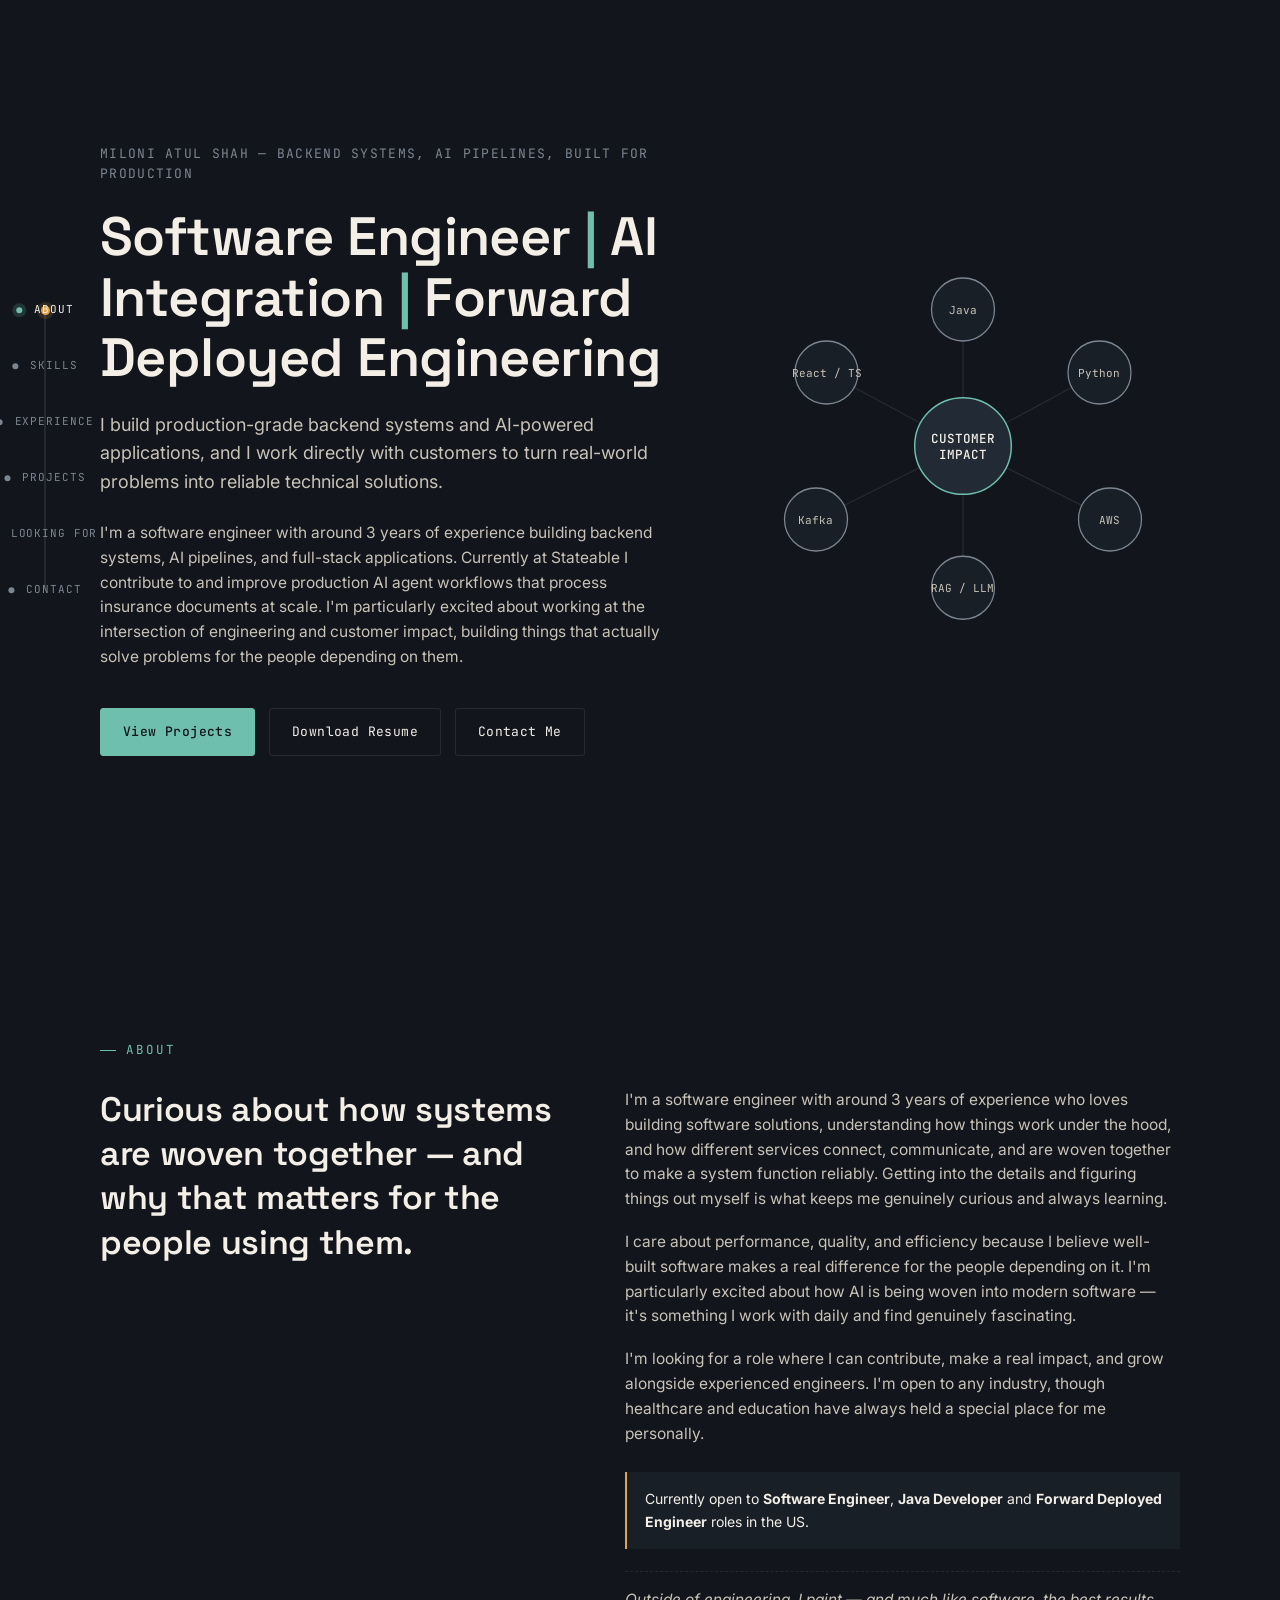
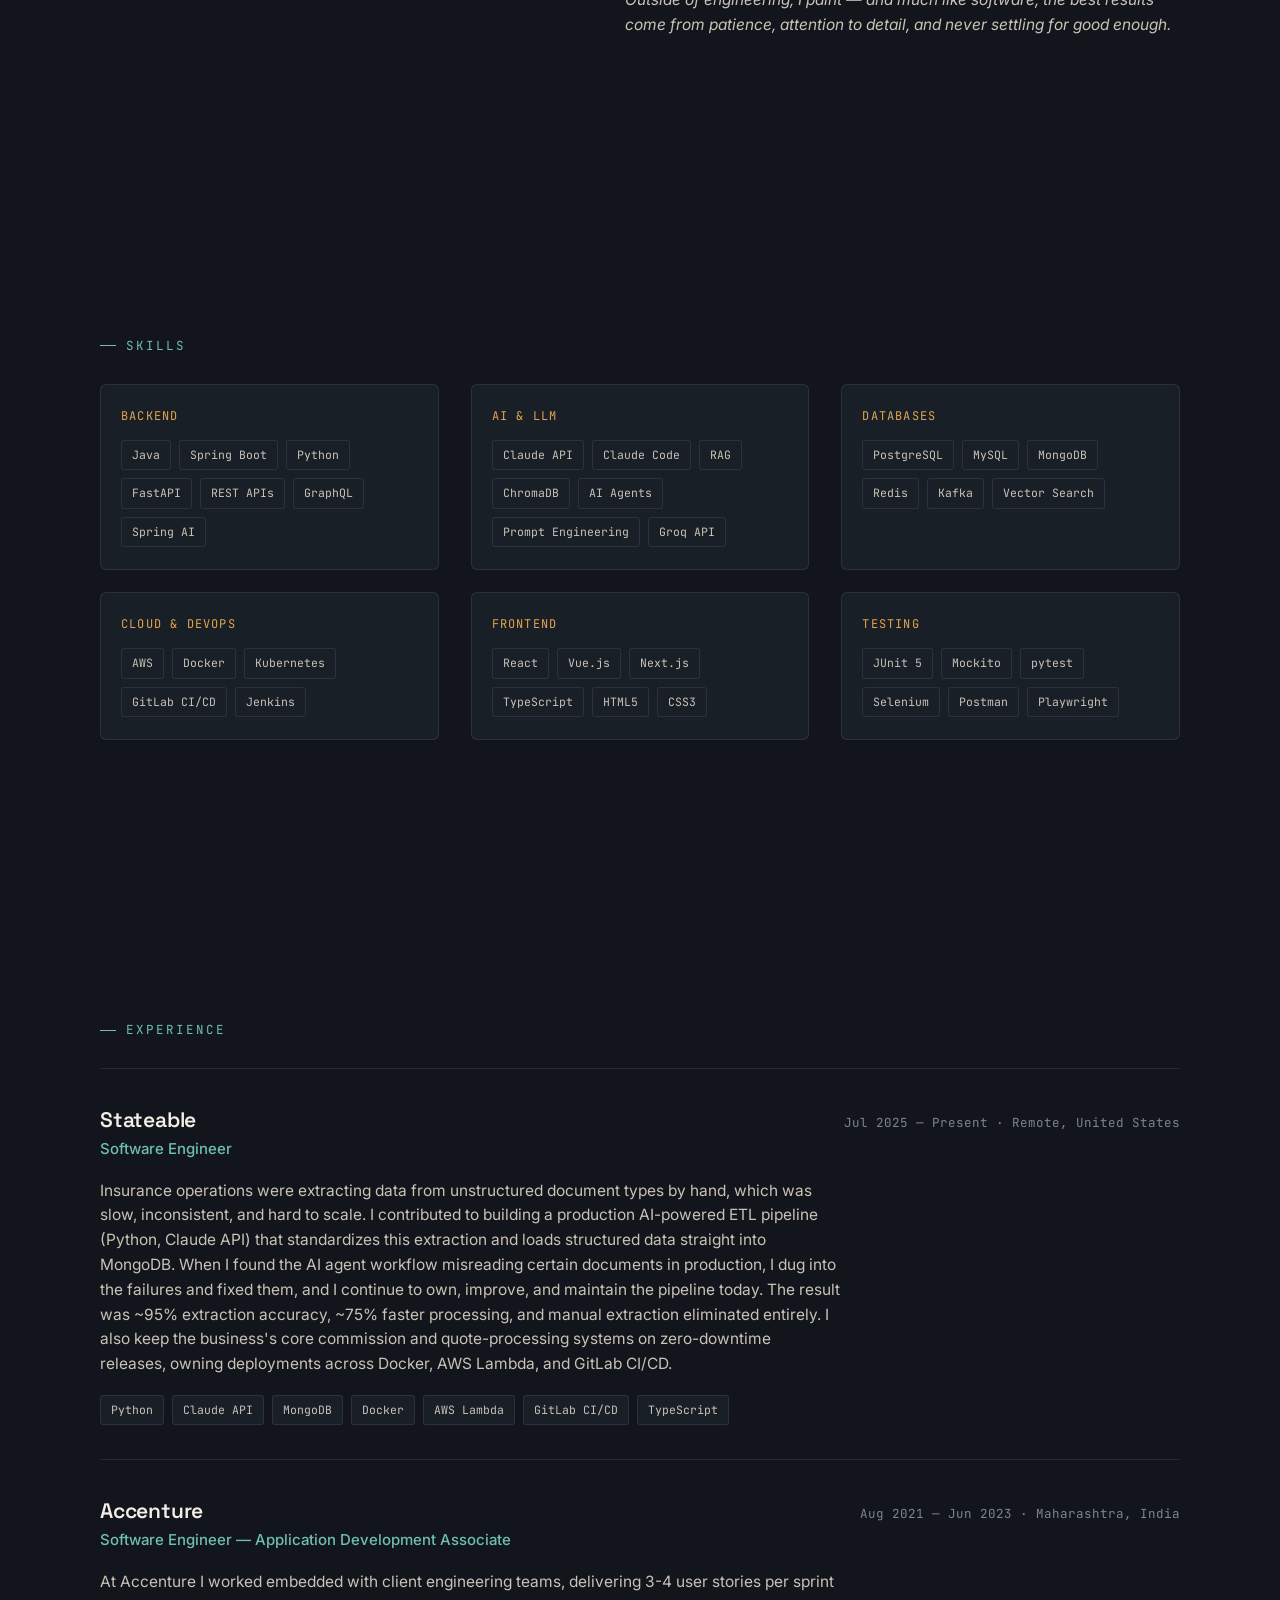
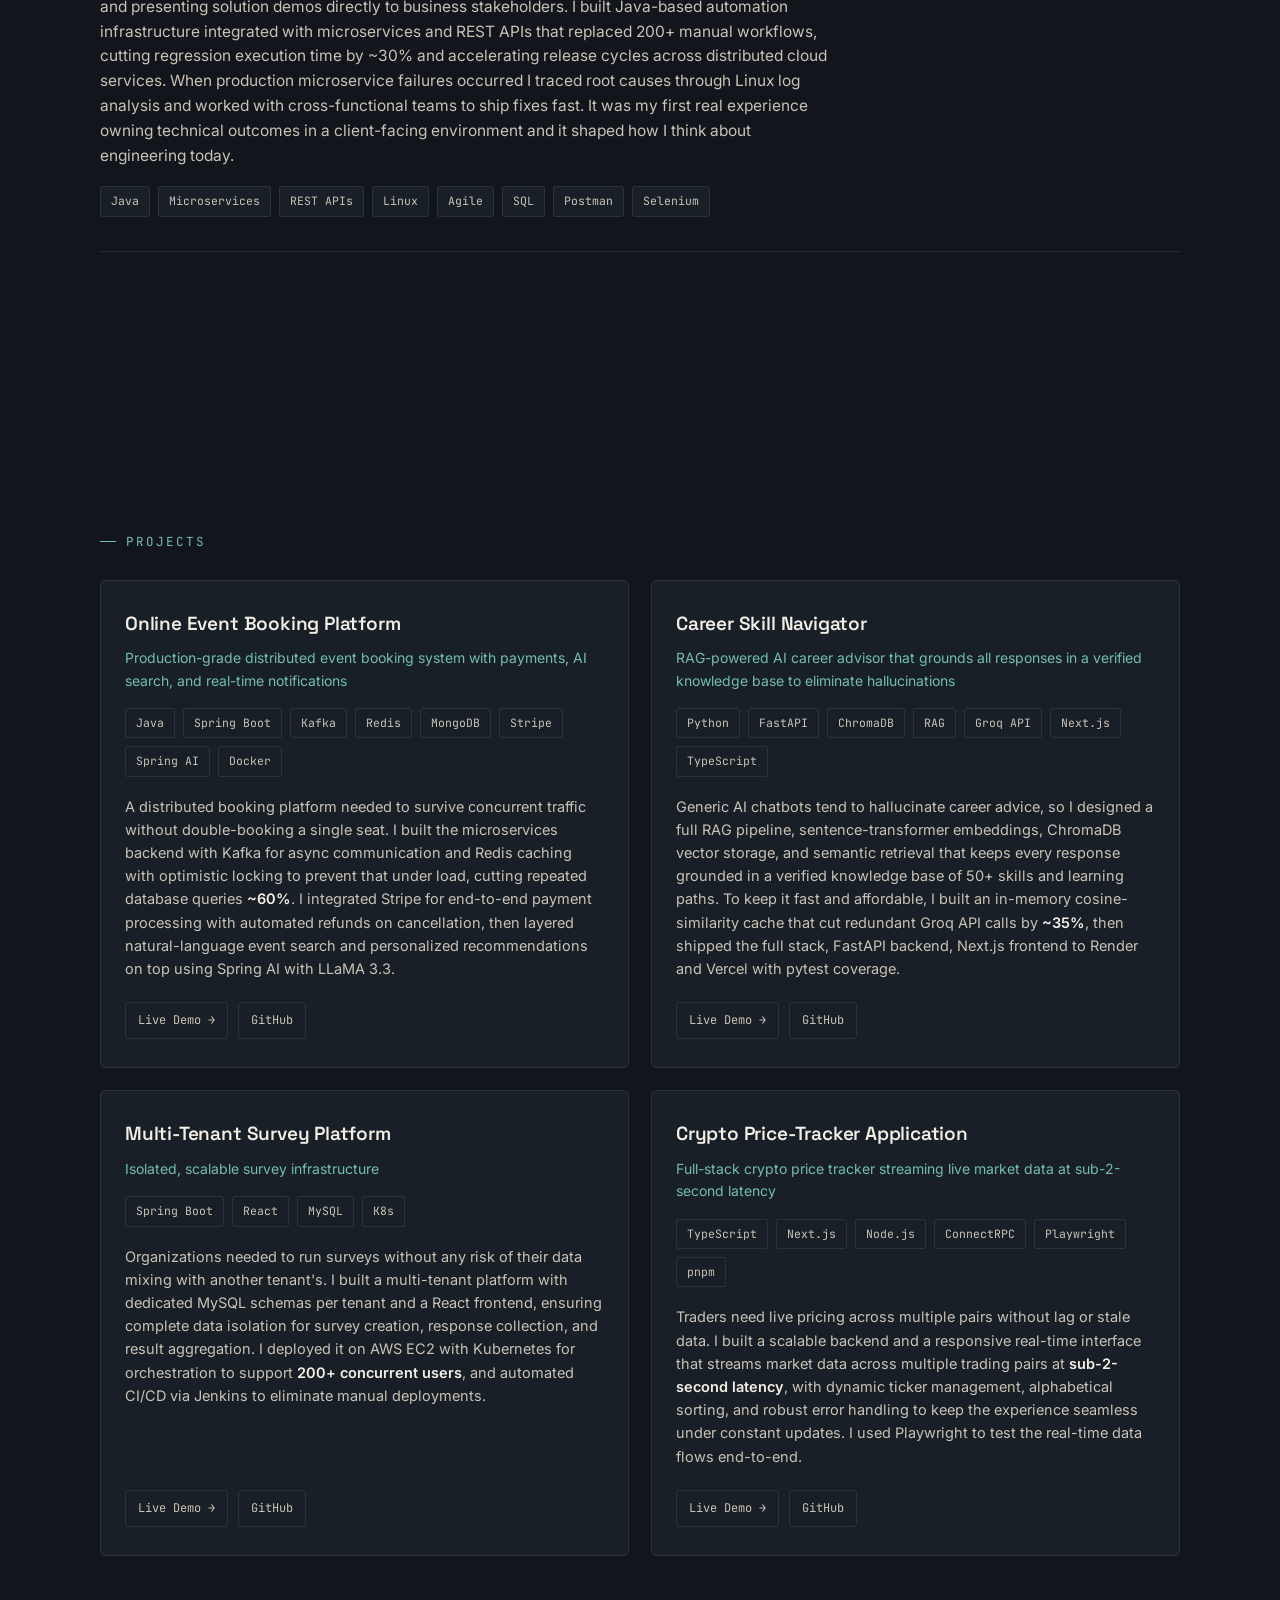
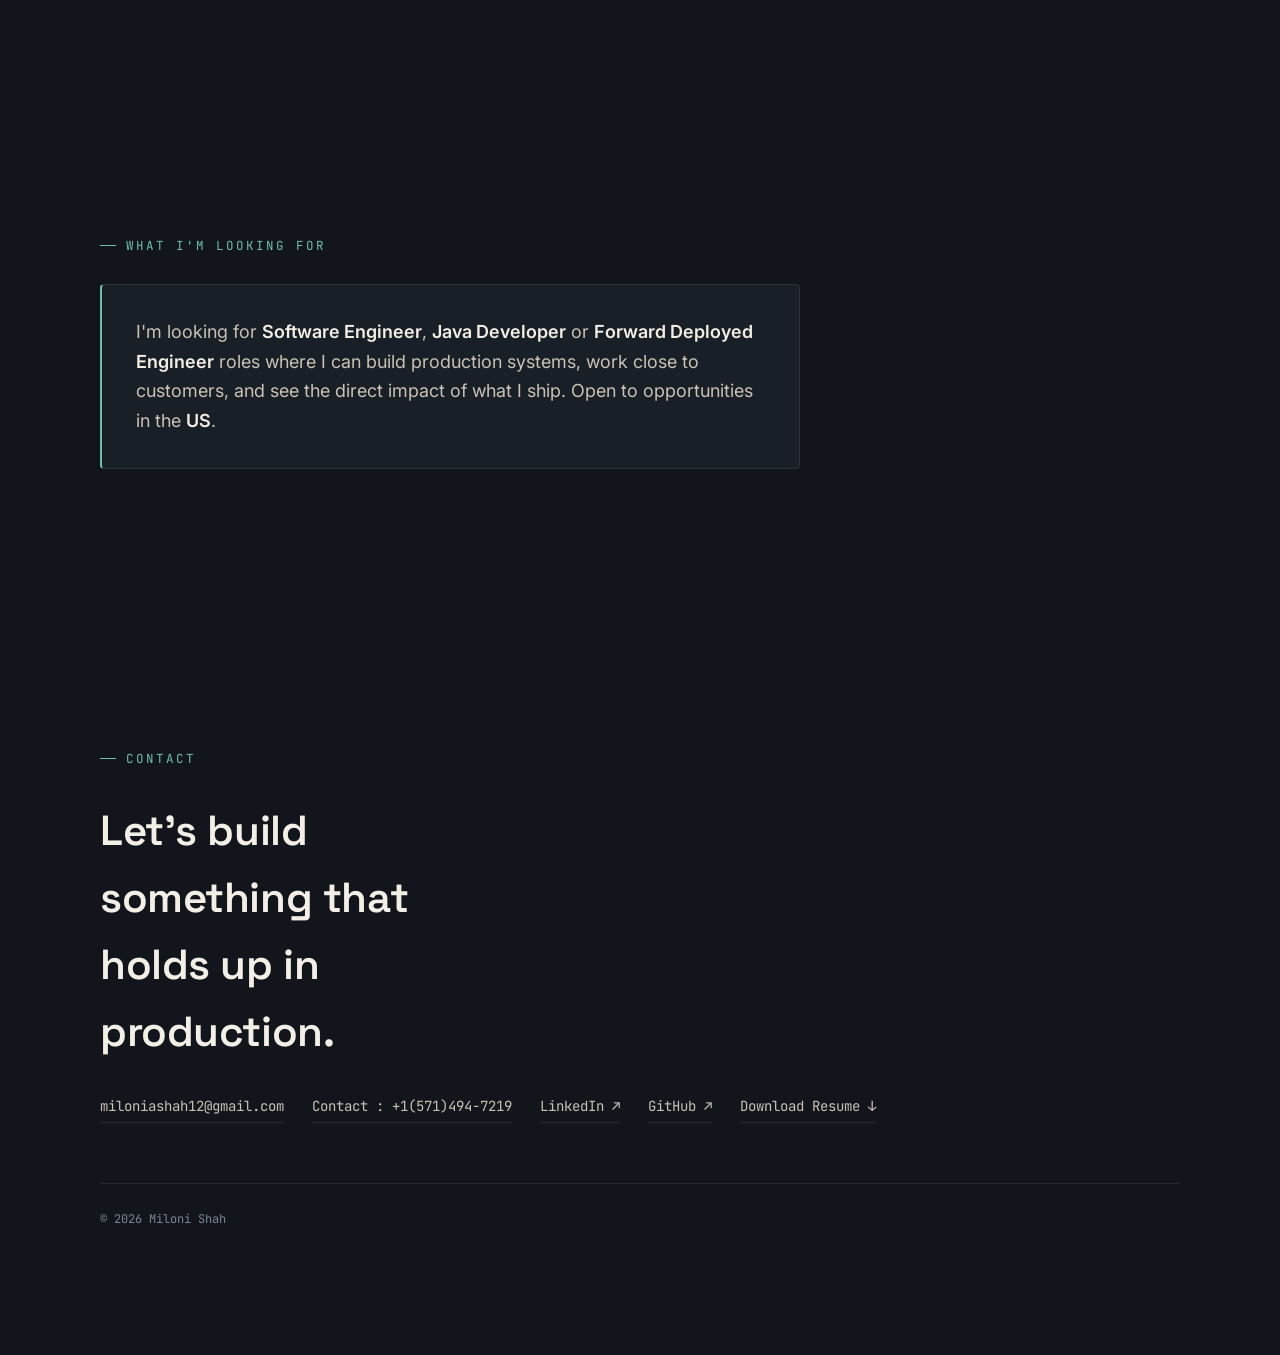
<file: index.html>
<!DOCTYPE html>
<html lang="en">
<head>
<meta charset="UTF-8">
<meta name="viewport" content="width=device-width, initial-scale=1.0">
<title>Miloni Shah — Software Engineer</title>
<link rel="preconnect" href="https://fonts.googleapis.com">
<link rel="preconnect" href="https://fonts.gstatic.com" crossorigin>
<link href="https://fonts.googleapis.com/css2?family=Space+Grotesk:wght@400;500;600;700&family=Inter:wght@400;500;600&family=JetBrains+Mono:wght@400;500&display=swap" rel="stylesheet">
<link rel="stylesheet" href="css/styles.css">
</head>
<body>

<nav id="rail">
  <div class="track">
    <div class="indicator" id="indicator"></div>
    <div class="node" data-target="about" style="top:0%"><i></i><span>About</span></div>
    <div class="node" data-target="skills" style="top:20%"><i></i><span>Skills</span></div>
    <div class="node" data-target="experience" style="top:40%"><i></i><span>Experience</span></div>
    <div class="node" data-target="projects" style="top:60%"><i></i><span>Projects</span></div>
    <div class="node" data-target="looking" style="top:80%"><i></i><span>Looking For</span></div>
    <div class="node" data-target="contact" style="top:100%"><i></i><span>Contact</span></div>
  </div>
</nav>

<!-- HERO -->
<section id="hero">
  <div class="wrap hero-grid">
    <div>
      <div class="kicker">Miloni Atul Shah — Backend systems, AI pipelines, built for production</div>
      <h1>Software Engineer <span class="accent">|</span> AI Integration <span class="accent">|</span> Forward Deployed Engineering</h1>
      <p class="sub">I build production-grade backend systems and AI-powered applications, and I work directly with customers to turn real-world problems into reliable technical solutions.</p>
      <p class="bio">I'm a software engineer with around 3 years of experience building backend systems, AI pipelines, and full-stack applications. Currently at Stateable I contribute to and improve production AI agent workflows that process insurance documents at scale. I'm particularly excited about working at the intersection of engineering and customer impact, building things that actually solve problems for the people depending on them.</p>
      <div class="cta-row">
        <a href="#projects" class="btn primary">View Projects</a>
        <a href="assets/Miloni_Resume.pdf" class="btn ghost" download>Download Resume</a>
        <a href="#contact" class="btn ghost">Contact Me</a>
      </div>
    </div>
    <div class="diagram">
      <svg viewBox="0 0 400 400">
        <!-- edges -->
        <line class="edge" x1="200" y1="200" x2="200" y2="70"/>
        <line class="edge" x1="200" y1="200" x2="330" y2="130"/>
        <line class="edge" x1="200" y1="200" x2="340" y2="270"/>
        <line class="edge" x1="200" y1="200" x2="200" y2="335"/>
        <line class="edge" x1="200" y1="200" x2="60" y2="270"/>
        <line class="edge" x1="200" y1="200" x2="70" y2="130"/>
        <!-- core -->
        <circle class="core" cx="200" cy="200" r="46"/>
        <text class="core-label" x="200" y="197" text-anchor="middle">CUSTOMER</text>
        <text class="core-label" x="200" y="212" text-anchor="middle" fill="var(--teal)">IMPACT</text>
        <!-- outer nodes -->
        <g class="pulse" style="animation-delay:0s">
          <circle class="node-c" cx="200" cy="70" r="30"/>
          <text x="200" y="74" text-anchor="middle">Java</text>
        </g>
        <g class="pulse" style="animation-delay:.5s">
          <circle class="node-c" cx="330" cy="130" r="30"/>
          <text x="330" y="134" text-anchor="middle">Python</text>
        </g>
        <g class="pulse" style="animation-delay:1s">
          <circle class="node-c" cx="340" cy="270" r="30"/>
          <text x="340" y="274" text-anchor="middle">AWS</text>
        </g>
        <g class="pulse" style="animation-delay:1.5s">
          <circle class="node-c" cx="200" cy="335" r="30"/>
          <text x="200" y="339" text-anchor="middle">RAG / LLM</text>
        </g>
        <g class="pulse" style="animation-delay:2s">
          <circle class="node-c" cx="60" cy="270" r="30"/>
          <text x="60" y="274" text-anchor="middle">Kafka</text>
        </g>
        <g class="pulse" style="animation-delay:2.5s">
          <circle class="node-c" cx="70" cy="130" r="30"/>
          <text x="70" y="134" text-anchor="middle">React / TS</text>
        </g>
      </svg>
    </div>
  </div>
</section>

<!-- ABOUT -->
<section id="about">
  <div class="wrap">
    <div class="eyebrow">About</div>
    <div class="about-grid">
      <div class="reveal">
        <h2>Curious about how systems are woven together — and why that matters for the people using them.</h2>
      </div>
      <div class="reveal">
        <p>I'm a software engineer with around 3 years of experience who loves building software solutions, understanding how things work under the hood, and how different services connect, communicate, and are woven together to make a system function reliably. Getting into the details and figuring things out myself is what keeps me genuinely curious and always learning.</p>
        <p>I care about performance, quality, and efficiency because I believe well-built software makes a real difference for the people depending on it. I'm particularly excited about how AI is being woven into modern software — it's something I work with daily and find genuinely fascinating.</p>
        <p>I'm looking for a role where I can contribute, make a real impact, and grow alongside experienced engineers. I'm open to any industry, though healthcare and education have always held a special place for me personally.</p>
        <div class="callout">Currently open to <strong>Software Engineer</strong>, <strong>Java Developer</strong> and <strong>Forward Deployed Engineer</strong> roles in the US.</div>
        <p class="aside">Outside of engineering, I paint — and much like software, the best results come from patience, attention to detail, and never settling for good enough.</p>
      </div>
    </div>
  </div>
</section>

<!-- SKILLS -->
<section id="skills">
  <div class="wrap">
    <div class="eyebrow">Skills</div>
    <div class="skills-grid">
      <div class="skill-cat reveal">
        <div class="skill-cat-label">Backend</div>
        <div class="chips">
          <span class="chip">Java</span><span class="chip">Spring Boot</span><span class="chip">Python</span>
          <span class="chip">FastAPI</span><span class="chip">REST APIs</span><span class="chip">GraphQL</span><span class="chip">Spring AI</span>
        </div>
      </div>
      <div class="skill-cat reveal">
        <div class="skill-cat-label">AI &amp; LLM</div>
        <div class="chips">
          <span class="chip">Claude API</span><span class="chip">Claude Code</span><span class="chip">RAG</span>
          <span class="chip">ChromaDB</span><span class="chip">AI Agents</span><span class="chip">Prompt Engineering</span><span class="chip">Groq API</span>
        </div>
      </div>
      <div class="skill-cat reveal">
        <div class="skill-cat-label">Databases</div>
        <div class="chips">
          <span class="chip">PostgreSQL</span><span class="chip">MySQL</span><span class="chip">MongoDB</span>
          <span class="chip">Redis</span><span class="chip">Kafka</span><span class="chip">Vector Search</span>
        </div>
      </div>
      <div class="skill-cat reveal">
        <div class="skill-cat-label">Cloud &amp; DevOps</div>
        <div class="chips">
          <span class="chip">AWS</span><span class="chip">Docker</span><span class="chip">Kubernetes</span>
          <span class="chip">GitLab CI/CD</span><span class="chip">Jenkins</span>
        </div>
      </div>
      <div class="skill-cat reveal">
        <div class="skill-cat-label">Frontend</div>
        <div class="chips">
          <span class="chip">React</span><span class="chip">Vue.js</span><span class="chip">Next.js</span>
          <span class="chip">TypeScript</span><span class="chip">HTML5</span><span class="chip">CSS3</span>
        </div>
      </div>
      <div class="skill-cat reveal">
        <div class="skill-cat-label">Testing</div>
        <div class="chips">
          <span class="chip">JUnit 5</span><span class="chip">Mockito</span><span class="chip">pytest</span>
          <span class="chip">Selenium</span><span class="chip">Postman</span><span class="chip">Playwright</span>
        </div>
      </div>
    </div>
  </div>
</section>

<!-- EXPERIENCE -->
<section id="experience">
  <div class="wrap">
    <div class="eyebrow">Experience</div>

    <div class="exp-card reveal">
      <div class="exp-head">
        <div>
          <h3>Stateable</h3>
          <div class="role">Software Engineer</div>
        </div>
        <div class="dates">Jul 2025 — Present · Remote, United States</div>
      </div>
      <p class="exp-desc">Insurance operations were extracting data from unstructured document types by hand, which was slow, inconsistent, and hard to scale. I contributed to building a production AI-powered ETL pipeline (Python, Claude API) that standardizes this extraction and loads structured data straight into MongoDB. When I found the AI agent workflow misreading certain documents in production, I dug into the failures and fixed them, and I continue to own, improve, and maintain the pipeline today. The result was ~95% extraction accuracy, ~75% faster processing, and manual extraction eliminated entirely. I also keep the business's core commission and quote-processing systems on zero-downtime releases, owning deployments across Docker, AWS Lambda, and GitLab CI/CD.</p>
      <div class="chips">
        <span class="chip">Python</span><span class="chip">Claude API</span><span class="chip">MongoDB</span>
        <span class="chip">Docker</span><span class="chip">AWS Lambda</span><span class="chip">GitLab CI/CD</span><span class="chip">TypeScript</span>
      </div>
    </div>

    <div class="exp-card reveal">
      <div class="exp-head">
        <div>
          <h3>Accenture</h3>
          <div class="role">Software Engineer — Application Development Associate</div>
        </div>
        <div class="dates">Aug 2021 — Jun 2023 · Maharashtra, India</div>
      </div>
      <p class="exp-desc">At Accenture I worked embedded with client engineering teams, delivering 3-4 user stories per sprint and presenting solution demos directly to business stakeholders. I built Java-based automation infrastructure integrated with microservices and REST APIs that replaced 200+ manual workflows, cutting regression execution time by ~30% and accelerating release cycles across distributed cloud services. When production microservice failures occurred I traced root causes through Linux log analysis and worked with cross-functional teams to ship fixes fast. It was my first real experience owning technical outcomes in a client-facing environment and it shaped how I think about engineering today.</p>
      <div class="chips">
        <span class="chip">Java</span><span class="chip">Microservices</span><span class="chip">REST APIs</span>
        <span class="chip">Linux</span><span class="chip">Agile</span><span class="chip">SQL</span><span class="chip">Postman</span><span class="chip">Selenium</span>
      </div>
    </div>
  </div>
</section>

<!-- PROJECTS -->
<section id="projects">
  <div class="wrap">
    <div class="eyebrow">Projects</div>
    <div class="proj-grid">

      <div class="proj-card reveal">
        <h3>Online Event Booking Platform</h3>
        <div class="tagline">Production-grade distributed event booking system with payments, AI search, and real-time notifications</div>
        <div class="chips">
          <span class="chip">Java</span><span class="chip">Spring Boot</span><span class="chip">Kafka</span><span class="chip">Redis</span><span class="chip">MongoDB</span><span class="chip">Stripe</span><span class="chip">Spring AI</span><span class="chip">Docker</span>
        </div>
        <p class="proj-desc">A distributed booking platform needed to survive concurrent traffic without double-booking a single seat. I built the microservices backend with Kafka for async communication and Redis caching with optimistic locking to prevent that under load, cutting repeated database queries <strong>~60%</strong>. I integrated Stripe for end-to-end payment processing with automated refunds on cancellation, then layered natural-language event search and personalized recommendations on top using Spring AI with LLaMA 3.3.</p>
        <div class="proj-links">
          <a href="#">Live Demo →</a>
          <a href="https://github.com/miloni1211/online-event-booking-platform">GitHub</a>
        </div>
      </div>

      <div class="proj-card reveal">
        <h3>Career Skill Navigator</h3>
        <div class="tagline">RAG-powered AI career advisor that grounds all responses in a verified knowledge base to eliminate hallucinations</div>
        <div class="chips">
          <span class="chip">Python</span><span class="chip">FastAPI</span><span class="chip">ChromaDB</span><span class="chip">RAG</span><span class="chip">Groq API</span><span class="chip">Next.js</span><span class="chip">TypeScript</span>
        </div>
        <p class="proj-desc">Generic AI chatbots tend to hallucinate career advice, so I designed a full RAG pipeline, sentence-transformer embeddings, ChromaDB vector storage, and semantic retrieval that keeps every response grounded in a verified knowledge base of 50+ skills and learning paths. To keep it fast and affordable, I built an in-memory cosine-similarity cache that cut redundant Groq API calls by <strong>~35%</strong>, then shipped the full stack, FastAPI backend, Next.js frontend to Render and Vercel with pytest coverage.</p>
        <div class="proj-links">
          <a href="#">Live Demo →</a>
          <a href="#">GitHub</a>
        </div>
      </div>

      <div class="proj-card reveal">
        <h3>Multi-Tenant Survey Platform</h3>
        <div class="tagline">Isolated, scalable survey infrastructure</div>
        <div class="chips">
          <span class="chip">Spring Boot</span><span class="chip">React</span><span class="chip">MySQL</span><span class="chip">K8s</span>
        </div>
        <p class="proj-desc">Organizations needed to run surveys without any risk of their data mixing with another tenant's. I built a multi-tenant platform with dedicated MySQL schemas per tenant and a React frontend, ensuring complete data isolation for survey creation, response collection, and result aggregation. I deployed it on AWS EC2 with Kubernetes for orchestration to support <strong>200+ concurrent users</strong>, and automated CI/CD via Jenkins to eliminate manual deployments.</p>
        <div class="proj-links">
          <a href="#">Live Demo →</a>
          <a href="https://github.com/miloni1211/multi-tenant-survey-platform">GitHub</a>
        </div>
      </div>

      <div class="proj-card reveal">
        <h3>Crypto Price-Tracker Application</h3>
        <div class="tagline">Full-stack crypto price tracker streaming live market data at sub-2-second latency</div>
        <div class="chips">
          <span class="chip">TypeScript</span><span class="chip">Next.js</span><span class="chip">Node.js</span><span class="chip">ConnectRPC</span><span class="chip">Playwright</span><span class="chip">pnpm</span>
        </div>
        <p class="proj-desc">Traders need live pricing across multiple pairs without lag or stale data. I built a scalable backend and a responsive real-time interface that streams market data across multiple trading pairs at <strong>sub-2-second latency</strong>, with dynamic ticker management, alphabetical sorting, and robust error handling to keep the experience seamless under constant updates. I used Playwright to test the real-time data flows end-to-end.</p>
        <div class="proj-links">
          <a href="#">Live Demo →</a>
          <a href="#">GitHub</a>
        </div>
      </div>

    </div>
  </div>
</section>

<!-- LOOKING FOR -->
<section id="looking">
  <div class="wrap">
    <div class="eyebrow">What I'm Looking For</div>
    <div class="looking-box reveal">
      <p>I'm looking for <strong>Software Engineer</strong>, <strong>Java Developer</strong> or <strong>Forward Deployed Engineer</strong> roles where I can build production systems, work close to customers, and see the direct impact of what I ship. Open to opportunities in the <strong>US</strong>.</p>
    </div>
  </div>
</section>

<!-- CONTACT -->
<section id="contact">
  <div class="wrap">
    <div class="eyebrow">Contact</div>
    <h2 class="reveal">Let's build something that holds up in production.</h2>
    <div class="contact-row reveal">
      <a href="mailto:miloniashah12@gmail.com">miloniashah12@gmail.com</a>
      <a href="#" target="_blank">Contact : +1(571)494-7219</a>
      <a href="https://www.linkedin.com/in/miloniatulshah/" target="_blank">LinkedIn ↗</a>
      <a href="https://github.com/miloni1211" target="_blank">GitHub ↗</a>
      <a href="assets/Miloni_Resume.pdf" download>Download Resume ↓</a>
    </div>
  </div>
  <div class="wrap">
    <footer>
      <span>© 2026 Miloni Shah</span>

    </footer>
  </div>
</section>

<script src="js/script.js"></script>

</body>
</html>
</file>
<file: css/styles.css>
:root{
    --ink:#12161c;
    --ink-2:#191f27;
    --ink-3:#222b35;
    --paper:#f3eee6;
    --paper-dim:#c9c2b6;
    --muted:#7c8592;
    --teal:#6fbfae;
    --amber:#e3a34e;
    --line:rgba(243,238,230,0.09);
    --maxw:1160px;
  }
  *{box-sizing:border-box; margin:0; padding:0;}
  html{scroll-behavior:smooth;}
  body{
    background:var(--ink);
    color:var(--paper);
    font-family:'Inter',sans-serif;
    line-height:1.6;
    -webkit-font-smoothing:antialiased;
  }
  h1,h2,h3{font-family:'Space Grotesk',sans-serif; font-weight:600; letter-spacing:-0.01em;}
  .mono{font-family:'JetBrains Mono',monospace;}
  a{color:inherit; text-decoration:none;}
  .wrap{max-width:var(--maxw); margin:0 auto; padding:0 40px;}
  section{position:relative; padding:140px 0;}
  .eyebrow{
    font-family:'JetBrains Mono',monospace;
    font-size:12.5px;
    letter-spacing:0.16em;
    text-transform:uppercase;
    color:var(--teal);
    display:flex; align-items:center; gap:10px;
    margin-bottom:28px;
  }
  .eyebrow::before{content:''; width:16px; height:1px; background:var(--teal);}

  /* ---------- Rail nav (signature element: signal traveling a connection line) ---------- */
  #rail{
    position:fixed; left:44px; top:0; height:100vh;
    display:flex; align-items:center;
    z-index:50;
  }
  #rail .track{
    position:relative; width:2px; height:280px;
    background:var(--line);
  }
  #rail .indicator{
    position:absolute; left:50%; top:0;
    width:9px; height:9px; margin-left:-4.5px; margin-top:-4.5px;
    border-radius:50%;
    background:var(--amber);
    box-shadow:0 0 0 4px rgba(227,163,78,0.15);
    transition:top .25s cubic-bezier(.4,0,.2,1);
  }
  #rail .node{
    position:absolute; left:50%; transform:translate(-50%,-50%);
    display:flex; align-items:center; gap:12px;
  }
  #rail .node i{
    width:6px; height:6px; border-radius:50%;
    background:var(--muted);
    transition:background .3s, box-shadow .3s;
  }
  #rail .node span{
    font-family:'JetBrains Mono',monospace; font-size:11px; letter-spacing:0.08em;
    color:var(--muted); text-transform:uppercase;
    white-space:nowrap;
    transition:color .3s;
  }
  #rail .node.active i{background:var(--teal); box-shadow:0 0 0 4px rgba(111,191,174,0.18);}
  #rail .node.active span{color:var(--paper);}
  @media (max-width:980px){ #rail{display:none;} }

  /* ---------- Hero ---------- */
  #hero{
    min-height:100svh; display:flex; align-items:center; padding-top:80px; padding-bottom:80px;
  }
  .hero-grid{display:grid; grid-template-columns:1.15fr 0.85fr; gap:60px; align-items:center;}
  @media (max-width:900px){ .hero-grid{grid-template-columns:1fr;} }
  #hero .kicker{
    font-family:'JetBrains Mono',monospace; font-size:13px; color:var(--muted);
    letter-spacing:0.1em; text-transform:uppercase; margin-bottom:22px;
  }
  #hero h1{font-size:clamp(34px,4.6vw,54px); line-height:1.12; margin-bottom:22px;}
  #hero h1 .accent{color:var(--teal);}
  #hero .sub{font-size:18px; color:var(--paper-dim); max-width:52ch; margin-bottom:24px;}
  #hero .bio{font-size:15.5px; color:var(--paper-dim); max-width:56ch; margin-bottom:38px;}
  .cta-row{display:flex; gap:14px; flex-wrap:wrap;}
  .btn{
    font-family:'JetBrains Mono',monospace; font-size:13px; letter-spacing:0.03em;
    padding:13px 22px; border-radius:3px; border:1px solid var(--line);
    display:inline-flex; align-items:center; gap:8px;
    transition:border-color .2s, background .2s, transform .2s;
  }
  .btn:hover{transform:translateY(-2px);}
  .btn.primary{background:var(--teal); color:var(--ink); border-color:var(--teal); font-weight:500;}
  .btn.primary:hover{background:#82cbba;}
  .btn.ghost:hover{border-color:var(--paper-dim);}

  /* node diagram */
  .diagram{position:relative; width:100%; aspect-ratio:1/1; max-width:420px; margin:0 auto;}
  .diagram svg{width:100%; height:100%; overflow:visible;}
  .diagram .core{fill:var(--ink-3); stroke:var(--teal); stroke-width:1.4;}
  .diagram .edge{stroke:var(--line); stroke-width:1.2;}
  .diagram .node-c{fill:var(--ink-2); stroke:var(--muted); stroke-width:1.2;}
  .diagram .pulse{animation:pulse 3.2s ease-in-out infinite;}
  .diagram text{font-family:'JetBrains Mono',monospace; font-size:10.5px; fill:var(--paper-dim);}
  .diagram .core-label{font-family:'JetBrains Mono',monospace; font-size:12px; font-weight:500; fill:var(--paper);}
  @keyframes pulse{
    0%,100%{opacity:0.55;} 50%{opacity:1;}
  }

  /* ---------- About ---------- */
  #about .about-grid{display:grid; grid-template-columns:0.9fr 1.1fr; gap:70px;}
  @media (max-width:900px){ #about .about-grid{grid-template-columns:1fr; gap:34px;} }
  #about h2{font-size:clamp(26px,3vw,34px); line-height:1.3;}
  #about p{color:var(--paper-dim); margin-bottom:18px; font-size:15.5px;}
  .callout{
    margin-top:26px; padding:16px 18px; border-left:2px solid var(--amber);
    background:var(--ink-2); font-size:14px; color:var(--paper);
  }
  .aside{
    margin-top:22px; font-size:13.5px; color:var(--muted); font-style:italic;
    border-top:1px dashed var(--line); padding-top:16px;
  }

  /* ---------- Skills ---------- */
  .skills-grid{display:grid; grid-template-columns:repeat(3,1fr); gap:22px 32px;}
  @media (max-width:900px){ .skills-grid{grid-template-columns:1fr 1fr;} }
  @media (max-width:600px){ .skills-grid{grid-template-columns:1fr;} }
  .skill-cat{
    background:var(--ink-2); border:1px solid var(--line); border-radius:6px;
    padding:22px 20px;
  }
  .skill-cat-label{
    font-family:'JetBrains Mono',monospace; font-size:12px; letter-spacing:0.1em;
    text-transform:uppercase; color:var(--amber); margin-bottom:14px;
  }

  /* ---------- Experience ---------- */
  .exp-card{
    padding:34px 0; border-top:1px solid var(--line);
  }
  .exp-card:last-child{border-bottom:1px solid var(--line);}
  .exp-head{display:flex; justify-content:space-between; align-items:baseline; flex-wrap:wrap; gap:8px; margin-bottom:18px;}
  .exp-head h3{font-size:21px;}
  .exp-head .role{color:var(--teal); font-size:15px; font-weight:500; font-family:'Inter',sans-serif;}
  .exp-head .dates{font-family:'JetBrains Mono',monospace; font-size:12.5px; color:var(--muted);}
  .exp-desc{color:var(--paper-dim); font-size:15.5px; max-width:74ch; margin-bottom:18px;}
  .chips{display:flex; flex-wrap:wrap; gap:8px;}
  .chip{
    font-family:'JetBrains Mono',monospace; font-size:11.5px; padding:5px 10px;
    background:var(--ink-2); border:1px solid var(--line); border-radius:3px; color:var(--paper-dim);
  }

  /* ---------- Projects ---------- */
  .proj-grid{display:grid; grid-template-columns:repeat(2,1fr); gap:22px;}
  @media (max-width:700px){ .proj-grid{grid-template-columns:1fr;} }
  .proj-card{
    background:var(--ink-2); border:1px solid var(--line); border-radius:6px;
    padding:28px 24px; display:flex; flex-direction:column;
    transition:border-color .25s, transform .25s;
  }
  .proj-card:hover{border-color:var(--teal); transform:translateY(-4px);}
  .proj-card h3{font-size:19px; margin-bottom:8px;}
  .proj-card .tagline{font-size:14px; color:var(--teal); margin-bottom:16px;}
  .proj-card .chips{margin-bottom:18px;}
  .proj-card ul{list-style:none; margin-bottom:22px; flex-grow:1;}
  .proj-card li{
    position:relative; padding-left:16px; margin-bottom:10px; font-size:13.8px; color:var(--paper-dim);
  }
  .proj-card li::before{content:'▸'; position:absolute; left:0; color:var(--amber); font-size:11px; top:3px;}
  .proj-desc{color:var(--paper-dim); font-size:14.5px; margin-bottom:22px; flex-grow:1;}
  .proj-desc strong{color:var(--paper); font-weight:600;}
  .exp-desc strong{color:var(--paper); font-weight:600;}
  .proj-links{display:flex; gap:10px; margin-top:auto;}
  .proj-links a{
    font-family:'JetBrains Mono',monospace; font-size:12px; padding:8px 12px;
    border:1px solid var(--line); border-radius:3px; color:var(--paper-dim);
    transition:border-color .2s, color .2s;
  }
  .proj-links a:hover{border-color:var(--paper-dim); color:var(--paper);}

  /* ---------- Looking For ---------- */
  .looking-box{
    border:1px solid var(--line); border-left:2px solid var(--teal);
    background:var(--ink-2); border-radius:4px;
    padding:32px 34px; max-width:70ch;
  }
  .looking-box p{font-size:18px; color:var(--paper-dim); line-height:1.65;}
  .looking-box strong{color:var(--paper); font-weight:600;}

  /* ---------- Contact / footer ---------- */
  #contact{padding-bottom:100px;}
  #contact h2{font-size:clamp(28px,4vw,42px); max-width:14ch; margin-bottom:26px;}
  .contact-row{display:flex; gap:28px; flex-wrap:wrap; margin-top:30px;}
  .contact-row a{
    font-family:'JetBrains Mono',monospace; font-size:14px; color:var(--paper-dim);
    border-bottom:1px solid var(--line); padding-bottom:4px; transition:color .2s, border-color .2s;
  }
  .contact-row a:hover{color:var(--teal); border-color:var(--teal);}
  footer{
    border-top:1px solid var(--line); padding:26px 0; margin-top:60px;
    font-family:'JetBrains Mono',monospace; font-size:12px; color:var(--muted);
    display:flex; justify-content:space-between; flex-wrap:wrap; gap:10px;
  }

  /* reveal on scroll */
  .reveal{opacity:0; transform:translateY(18px); transition:opacity .7s ease, transform .7s ease;}
  .reveal.in{opacity:1; transform:translateY(0);}

  ::selection{background:var(--teal); color:var(--ink);}
</file>
